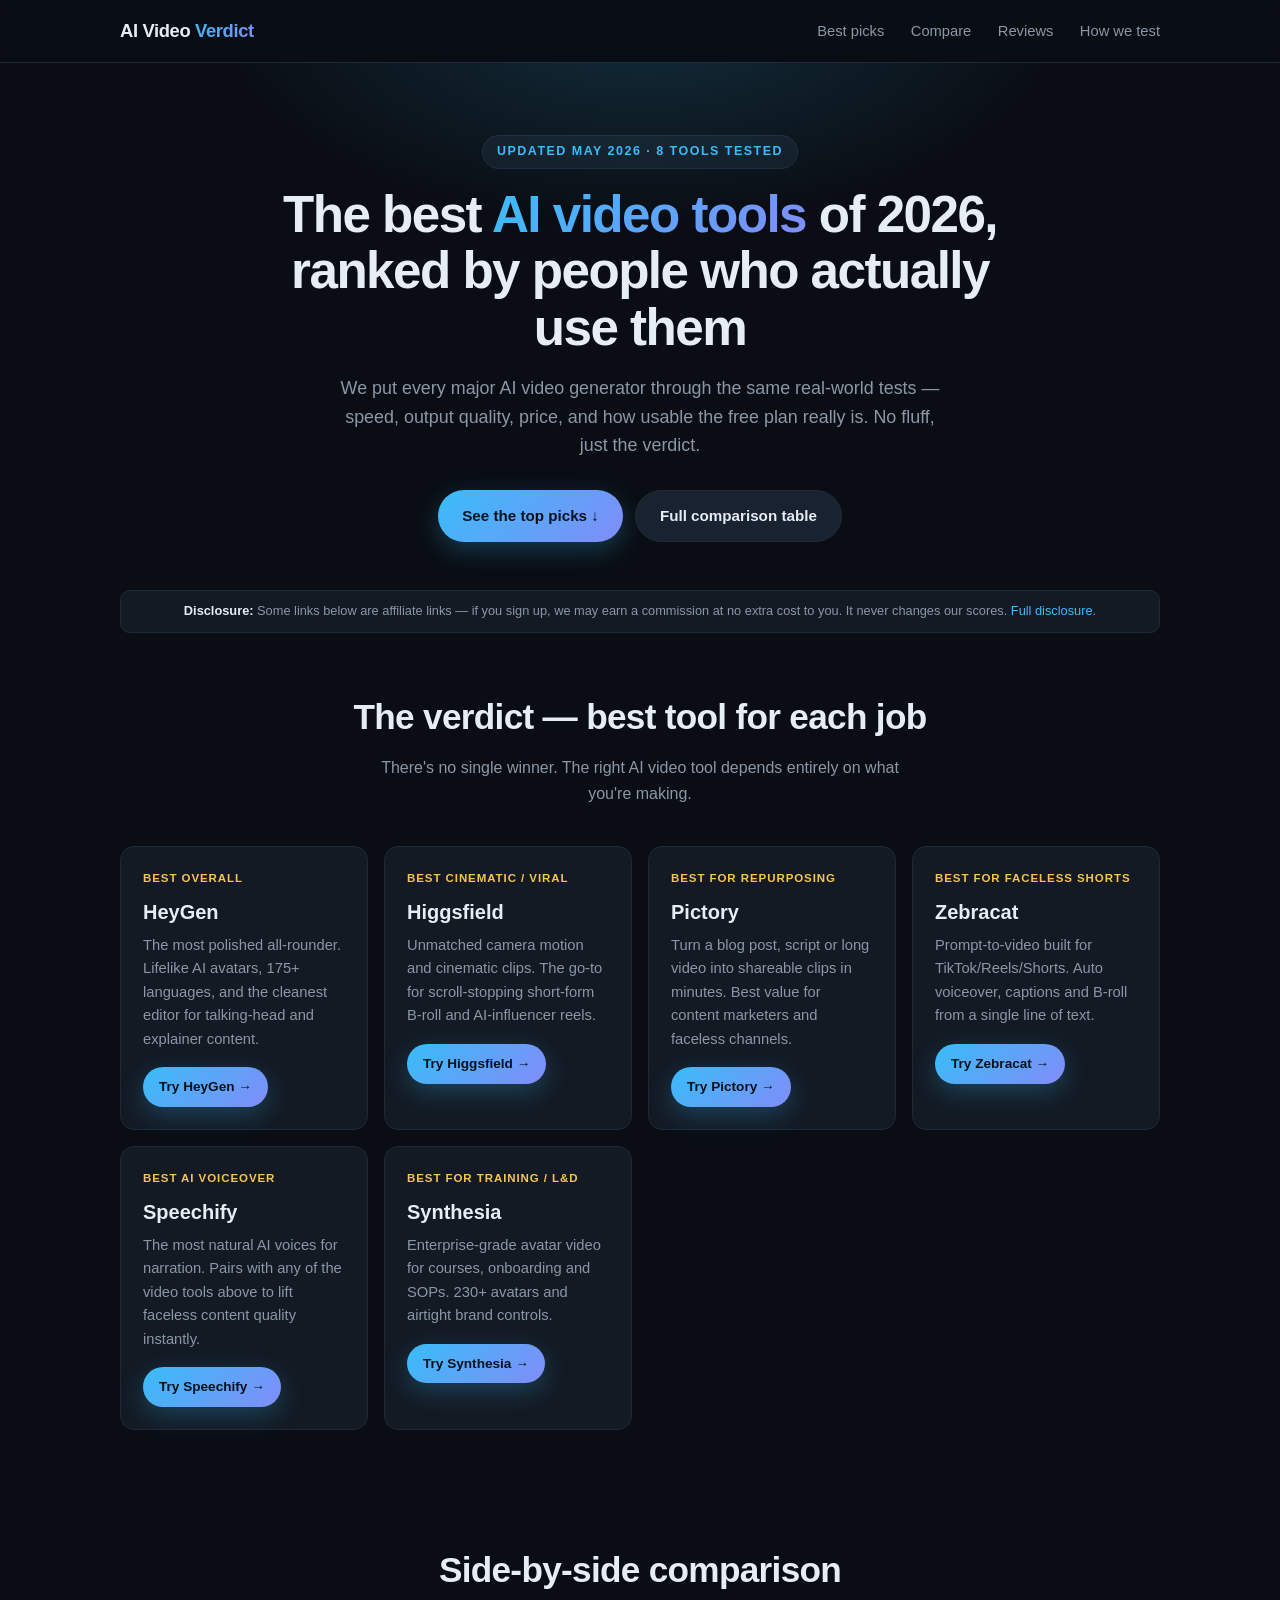
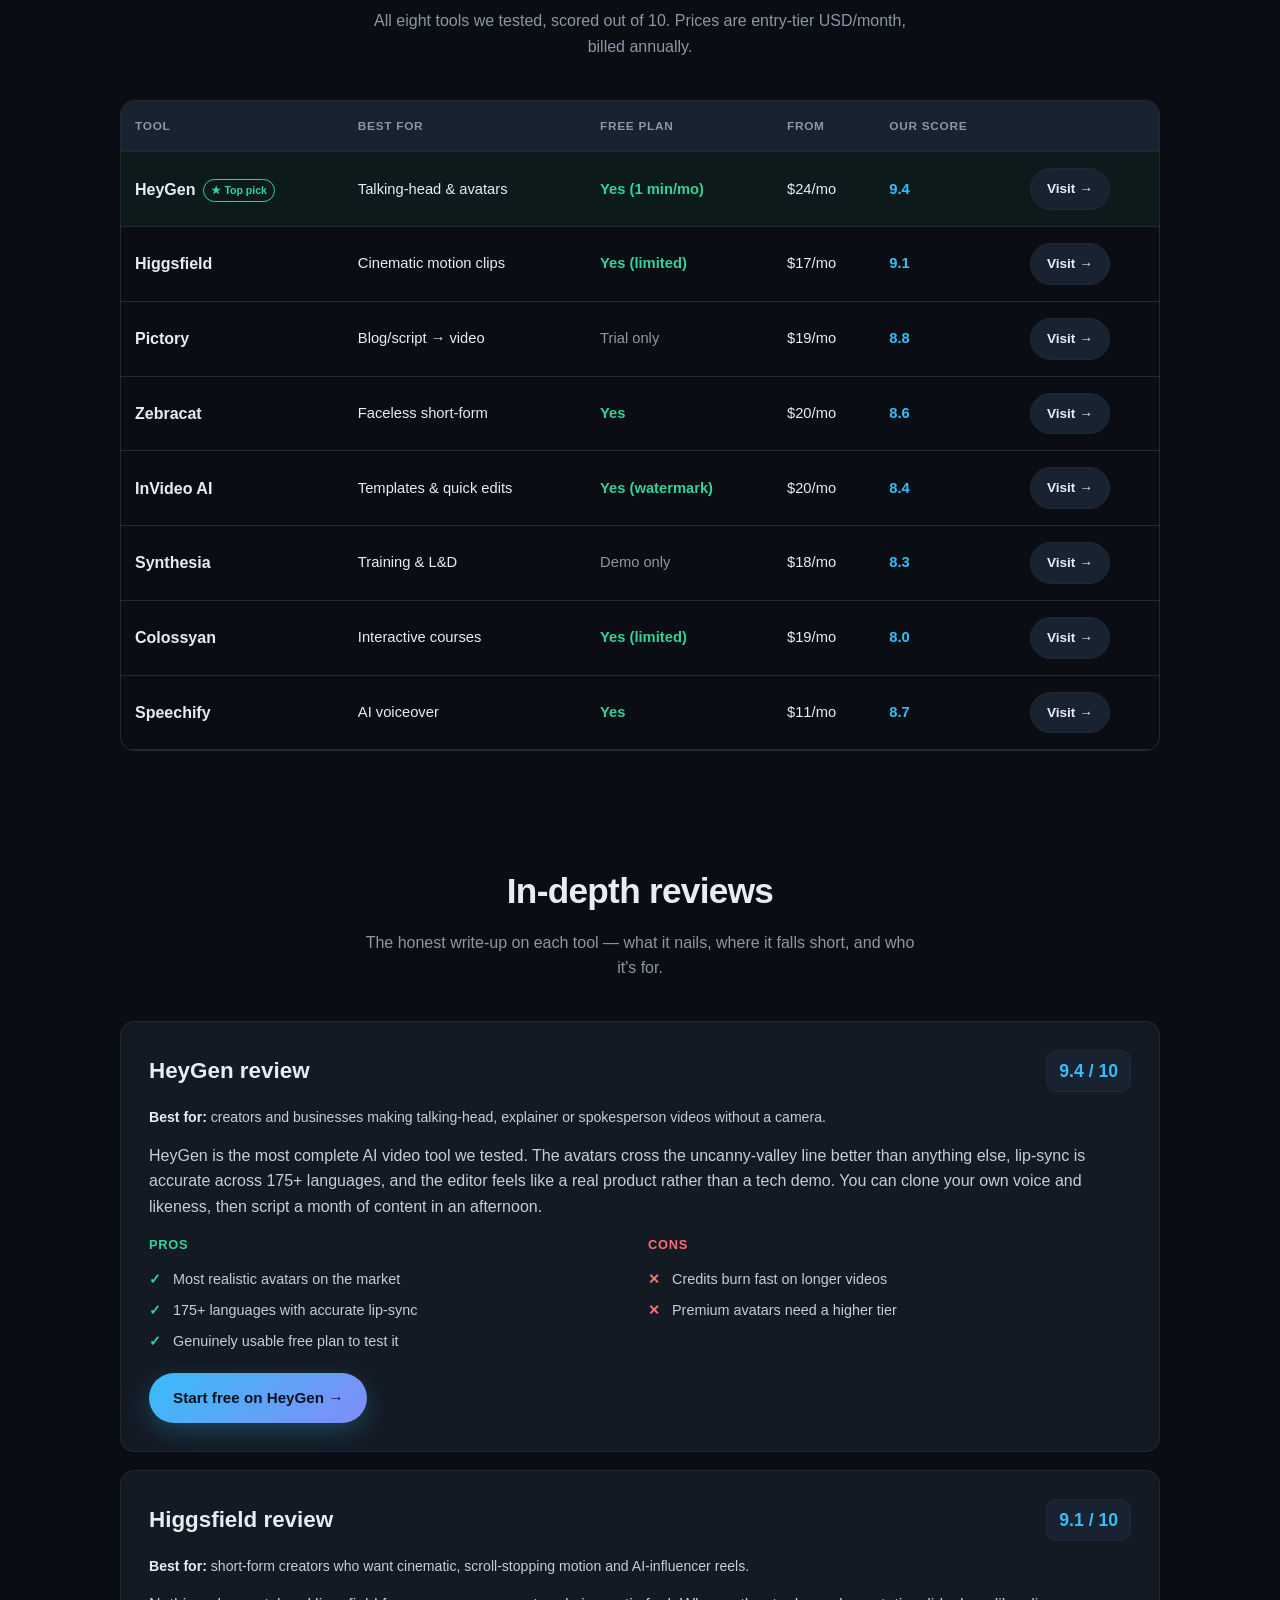
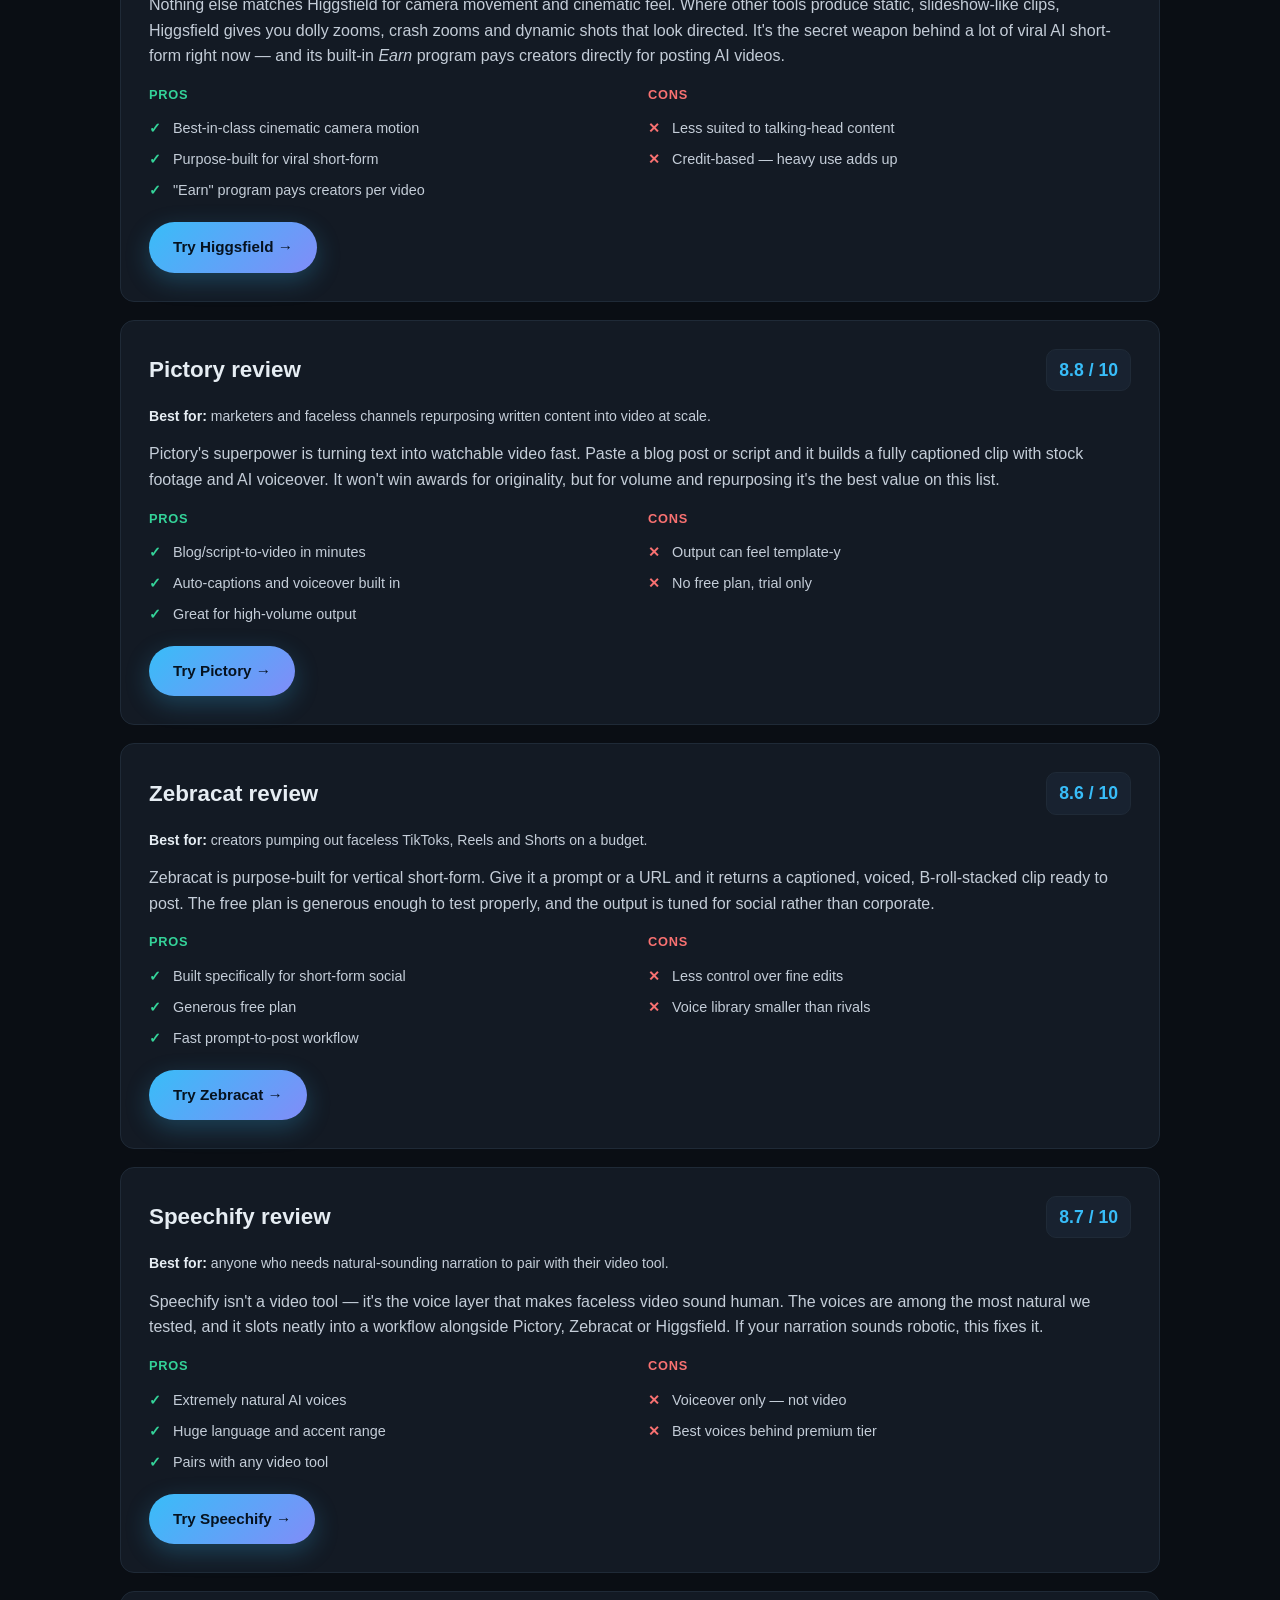
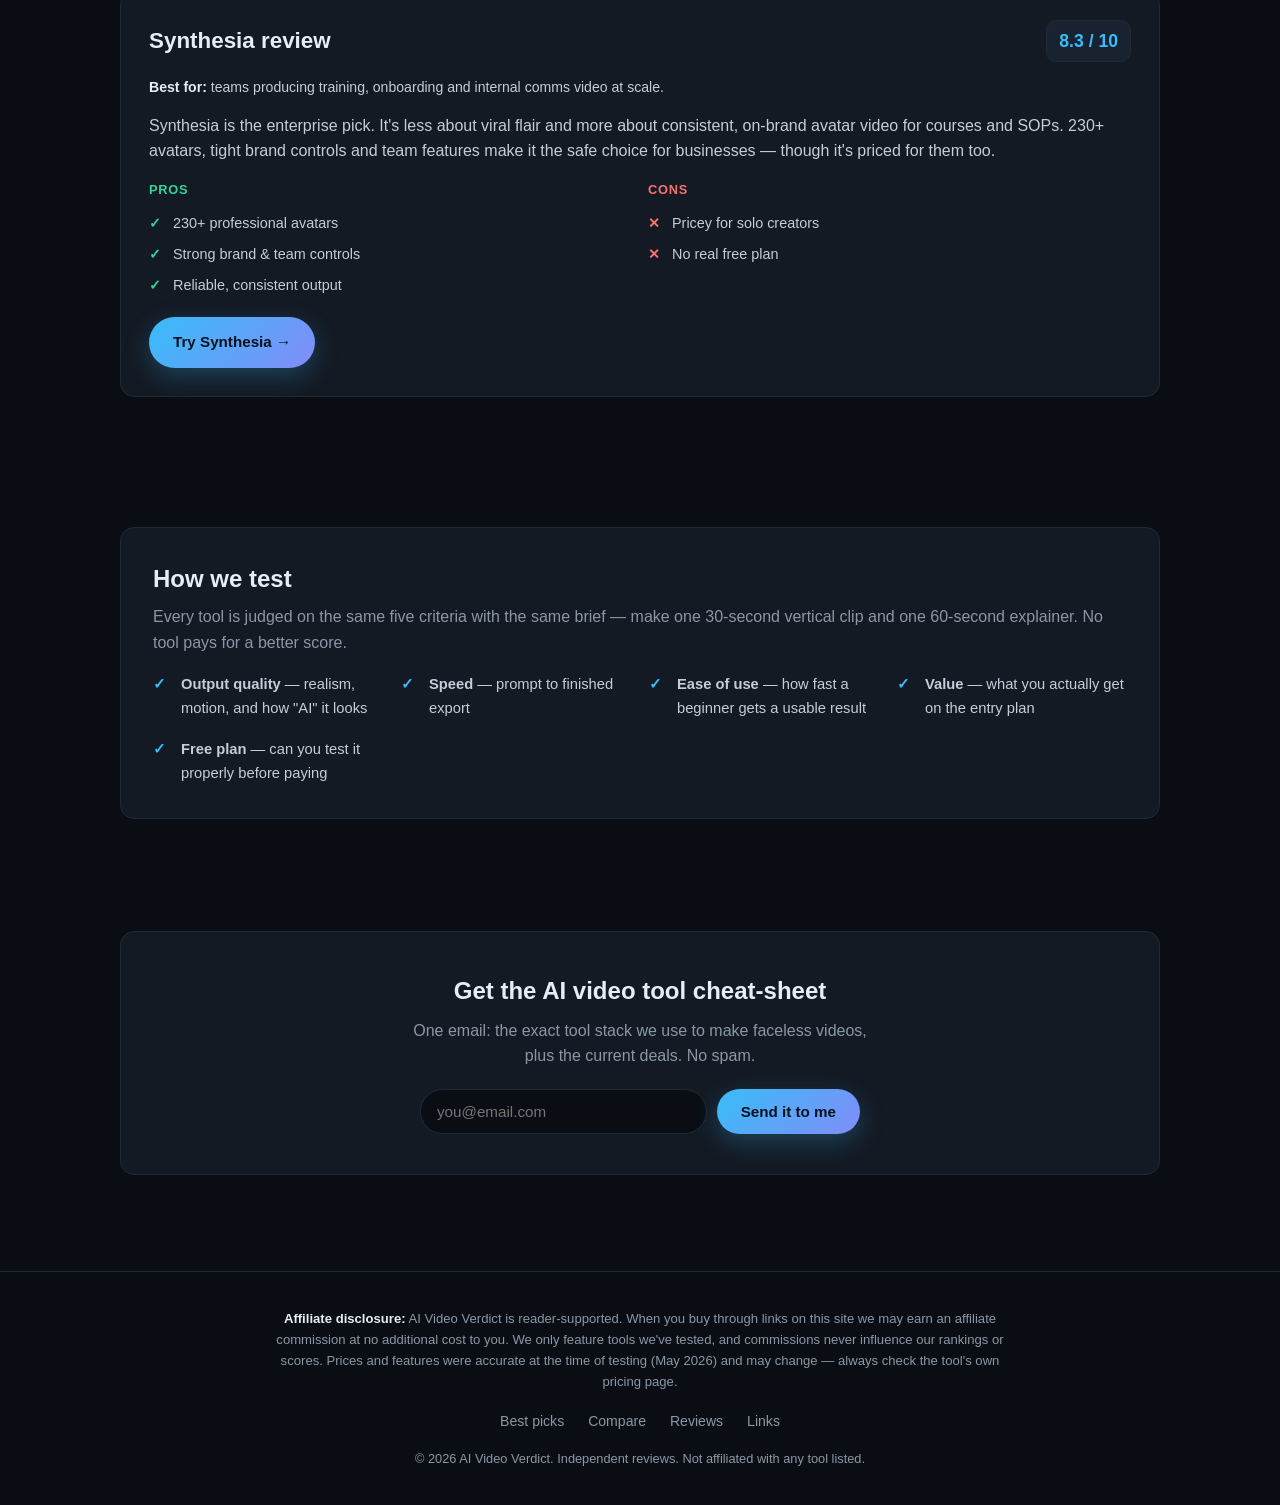
<file: index.html>
<!DOCTYPE html>
<html lang="en">
<head>
  <meta charset="UTF-8" />
  <meta name="viewport" content="width=device-width, initial-scale=1.0" />
  <title>Best AI Video Tools in 2026 — Tested & Ranked | AI Video Verdict</title>
  <meta name="description" content="We tested the top AI video generators of 2026 — HeyGen, Synthesia, Pictory, Zebracat, Higgsfield and more. Honest scores, real pricing, and the best pick for every use case." />
  <meta name="robots" content="index, follow" />
  <link rel="canonical" href="https://fitch-lad.github.io/aivideoverdict/" />
  <!-- Open Graph -->
  <meta property="og:title" content="Best AI Video Tools in 2026 — Tested & Ranked" />
  <meta property="og:description" content="Honest, hands-on rankings of the best AI video generators of 2026." />
  <meta property="og:type" content="website" />
  <meta property="og:url" content="https://fitch-lad.github.io/aivideoverdict/" />
  <link rel="stylesheet" href="styles.css" />
  <!-- JSON-LD: review list for rich results -->
  <script type="application/ld+json">
  {
    "@context": "https://schema.org",
    "@type": "ItemList",
    "name": "Best AI Video Tools 2026",
    "itemListElement": [
      {"@type": "ListItem", "position": 1, "name": "HeyGen"},
      {"@type": "ListItem", "position": 2, "name": "Higgsfield"},
      {"@type": "ListItem", "position": 3, "name": "Pictory"},
      {"@type": "ListItem", "position": 4, "name": "Zebracat"},
      {"@type": "ListItem", "position": 5, "name": "Synthesia"}
    ]
  }
  </script>
</head>
<body>

  <!-- ===================== TOP BAR ===================== -->
  <header class="topbar">
    <div class="wrap">
      <div class="brand">AI Video <span>Verdict</span></div>
      <nav class="nav">
        <a href="#verdict">Best picks</a>
        <a href="#compare">Compare</a>
        <a href="#reviews">Reviews</a>
        <a href="#testing">How we test</a>
      </nav>
    </div>
  </header>

  <!-- ===================== HERO ===================== -->
  <section class="hero">
    <div class="wrap">
      <span class="eyebrow">Updated May 2026 · 8 tools tested</span>
      <h1>The best <em>AI video tools</em> of 2026, ranked by people who actually use them</h1>
      <p class="sub">We put every major AI video generator through the same real-world tests — speed, output quality, price, and how usable the free plan really is. No fluff, just the verdict.</p>
      <div class="hero-cta">
        <a href="#verdict" class="btn btn-primary">See the top picks ↓</a>
        <a href="#compare" class="btn">Full comparison table</a>
      </div>
    </div>
  </section>

  <!-- ===================== DISCLOSURE STRIP ===================== -->
  <div class="wrap">
    <p style="text-align:center; font-size:0.8rem; color:var(--muted); border:1px solid var(--border); border-radius:10px; padding:10px 16px; background:var(--surface);">
      <strong style="color:var(--text);">Disclosure:</strong> Some links below are affiliate links — if you sign up, we may earn a commission at no extra cost to you. It never changes our scores. <a href="#disclosure">Full disclosure</a>.
    </p>
  </div>

  <!-- ===================== VERDICT GRID ===================== -->
  <section id="verdict">
    <div class="wrap">
      <div class="section-head">
        <h2>The verdict — best tool for each job</h2>
        <p>There's no single winner. The right AI video tool depends entirely on what you're making.</p>
      </div>
      <div class="verdict-grid">

        <div class="vcard">
          <div class="tag">Best overall</div>
          <h3>HeyGen</h3>
          <p>The most polished all-rounder. Lifelike AI avatars, 175+ languages, and the cleanest editor for talking-head and explainer content.</p>
          <a href="REPLACE_HEYGEN" target="_blank" rel="sponsored nofollow" class="btn btn-primary btn-sm">Try HeyGen →</a>
        </div>

        <div class="vcard">
          <div class="tag">Best cinematic / viral</div>
          <h3>Higgsfield</h3>
          <p>Unmatched camera motion and cinematic clips. The go-to for scroll-stopping short-form B-roll and AI-influencer reels.</p>
          <a href="REPLACE_HIGGSFIELD" target="_blank" rel="sponsored nofollow" class="btn btn-primary btn-sm">Try Higgsfield →</a>
        </div>

        <div class="vcard">
          <div class="tag">Best for repurposing</div>
          <h3>Pictory</h3>
          <p>Turn a blog post, script or long video into shareable clips in minutes. Best value for content marketers and faceless channels.</p>
          <a href="REPLACE_PICTORY" target="_blank" rel="sponsored nofollow" class="btn btn-primary btn-sm">Try Pictory →</a>
        </div>

        <div class="vcard">
          <div class="tag">Best for faceless shorts</div>
          <h3>Zebracat</h3>
          <p>Prompt-to-video built for TikTok/Reels/Shorts. Auto voiceover, captions and B-roll from a single line of text.</p>
          <a href="REPLACE_ZEBRACAT" target="_blank" rel="sponsored nofollow" class="btn btn-primary btn-sm">Try Zebracat →</a>
        </div>

        <div class="vcard">
          <div class="tag">Best AI voiceover</div>
          <h3>Speechify</h3>
          <p>The most natural AI voices for narration. Pairs with any of the video tools above to lift faceless content quality instantly.</p>
          <a href="REPLACE_SPEECHIFY" target="_blank" rel="sponsored nofollow" class="btn btn-primary btn-sm">Try Speechify →</a>
        </div>

        <div class="vcard">
          <div class="tag">Best for training / L&D</div>
          <h3>Synthesia</h3>
          <p>Enterprise-grade avatar video for courses, onboarding and SOPs. 230+ avatars and airtight brand controls.</p>
          <a href="REPLACE_SYNTHESIA" target="_blank" rel="sponsored nofollow" class="btn btn-primary btn-sm">Try Synthesia →</a>
        </div>

      </div>
    </div>
  </section>

  <!-- ===================== COMPARISON TABLE ===================== -->
  <section id="compare">
    <div class="wrap">
      <div class="section-head">
        <h2>Side-by-side comparison</h2>
        <p>All eight tools we tested, scored out of 10. Prices are entry-tier USD/month, billed annually.</p>
      </div>
      <div class="table-scroll">
        <table class="cmp">
          <thead>
            <tr>
              <th>Tool</th>
              <th>Best for</th>
              <th>Free plan</th>
              <th>From</th>
              <th>Our score</th>
              <th></th>
            </tr>
          </thead>
          <tbody>
            <tr class="winner">
              <td class="tool-name">HeyGen</td>
              <td>Talking-head & avatars</td>
              <td class="free-yes">Yes (1 min/mo)</td>
              <td>$24/mo</td>
              <td class="score">9.4</td>
              <td><a href="REPLACE_HEYGEN" target="_blank" rel="sponsored nofollow" class="btn btn-sm">Visit →</a></td>
            </tr>
            <tr>
              <td class="tool-name">Higgsfield</td>
              <td>Cinematic motion clips</td>
              <td class="free-yes">Yes (limited)</td>
              <td>$17/mo</td>
              <td class="score">9.1</td>
              <td><a href="REPLACE_HIGGSFIELD" target="_blank" rel="sponsored nofollow" class="btn btn-sm">Visit →</a></td>
            </tr>
            <tr>
              <td class="tool-name">Pictory</td>
              <td>Blog/script → video</td>
              <td class="free-no">Trial only</td>
              <td>$19/mo</td>
              <td class="score">8.8</td>
              <td><a href="REPLACE_PICTORY" target="_blank" rel="sponsored nofollow" class="btn btn-sm">Visit →</a></td>
            </tr>
            <tr>
              <td class="tool-name">Zebracat</td>
              <td>Faceless short-form</td>
              <td class="free-yes">Yes</td>
              <td>$20/mo</td>
              <td class="score">8.6</td>
              <td><a href="REPLACE_ZEBRACAT" target="_blank" rel="sponsored nofollow" class="btn btn-sm">Visit →</a></td>
            </tr>
            <tr>
              <td class="tool-name">InVideo AI</td>
              <td>Templates & quick edits</td>
              <td class="free-yes">Yes (watermark)</td>
              <td>$20/mo</td>
              <td class="score">8.4</td>
              <td><a href="REPLACE_INVIDEO" target="_blank" rel="sponsored nofollow" class="btn btn-sm">Visit →</a></td>
            </tr>
            <tr>
              <td class="tool-name">Synthesia</td>
              <td>Training & L&D</td>
              <td class="free-no">Demo only</td>
              <td>$18/mo</td>
              <td class="score">8.3</td>
              <td><a href="REPLACE_SYNTHESIA" target="_blank" rel="sponsored nofollow" class="btn btn-sm">Visit →</a></td>
            </tr>
            <tr>
              <td class="tool-name">Colossyan</td>
              <td>Interactive courses</td>
              <td class="free-yes">Yes (limited)</td>
              <td>$19/mo</td>
              <td class="score">8.0</td>
              <td><a href="REPLACE_COLOSSYAN" target="_blank" rel="sponsored nofollow" class="btn btn-sm">Visit →</a></td>
            </tr>
            <tr>
              <td class="tool-name">Speechify</td>
              <td>AI voiceover</td>
              <td class="free-yes">Yes</td>
              <td>$11/mo</td>
              <td class="score">8.7</td>
              <td><a href="REPLACE_SPEECHIFY" target="_blank" rel="sponsored nofollow" class="btn btn-sm">Visit →</a></td>
            </tr>
          </tbody>
        </table>
      </div>
    </div>
  </section>

  <!-- ===================== REVIEWS ===================== -->
  <section id="reviews">
    <div class="wrap">
      <div class="section-head">
        <h2>In-depth reviews</h2>
        <p>The honest write-up on each tool — what it nails, where it falls short, and who it's for.</p>
      </div>

      <!-- HeyGen -->
      <article class="review">
        <div class="review-head">
          <h3>HeyGen review</h3>
          <span class="score-badge">9.4 / 10</span>
        </div>
        <p class="best-for"><strong>Best for:</strong> creators and businesses making talking-head, explainer or spokesperson videos without a camera.</p>
        <p>HeyGen is the most complete AI video tool we tested. The avatars cross the uncanny-valley line better than anything else, lip-sync is accurate across 175+ languages, and the editor feels like a real product rather than a tech demo. You can clone your own voice and likeness, then script a month of content in an afternoon.</p>
        <div class="pros-cons">
          <div class="pros"><h4>Pros</h4><ul>
            <li>Most realistic avatars on the market</li>
            <li>175+ languages with accurate lip-sync</li>
            <li>Genuinely usable free plan to test it</li>
          </ul></div>
          <div class="cons"><h4>Cons</h4><ul>
            <li>Credits burn fast on longer videos</li>
            <li>Premium avatars need a higher tier</li>
          </ul></div>
        </div>
        <a href="REPLACE_HEYGEN" target="_blank" rel="sponsored nofollow" class="btn btn-primary">Start free on HeyGen →</a>
      </article>

      <!-- Higgsfield -->
      <article class="review">
        <div class="review-head">
          <h3>Higgsfield review</h3>
          <span class="score-badge">9.1 / 10</span>
        </div>
        <p class="best-for"><strong>Best for:</strong> short-form creators who want cinematic, scroll-stopping motion and AI-influencer reels.</p>
        <p>Nothing else matches Higgsfield for camera movement and cinematic feel. Where other tools produce static, slideshow-like clips, Higgsfield gives you dolly zooms, crash zooms and dynamic shots that look directed. It's the secret weapon behind a lot of viral AI short-form right now — and its built-in <em>Earn</em> program pays creators directly for posting AI videos.</p>
        <div class="pros-cons">
          <div class="pros"><h4>Pros</h4><ul>
            <li>Best-in-class cinematic camera motion</li>
            <li>Purpose-built for viral short-form</li>
            <li>"Earn" program pays creators per video</li>
          </ul></div>
          <div class="cons"><h4>Cons</h4><ul>
            <li>Less suited to talking-head content</li>
            <li>Credit-based — heavy use adds up</li>
          </ul></div>
        </div>
        <a href="REPLACE_HIGGSFIELD" target="_blank" rel="sponsored nofollow" class="btn btn-primary">Try Higgsfield →</a>
      </article>

      <!-- Pictory -->
      <article class="review">
        <div class="review-head">
          <h3>Pictory review</h3>
          <span class="score-badge">8.8 / 10</span>
        </div>
        <p class="best-for"><strong>Best for:</strong> marketers and faceless channels repurposing written content into video at scale.</p>
        <p>Pictory's superpower is turning text into watchable video fast. Paste a blog post or script and it builds a fully captioned clip with stock footage and AI voiceover. It won't win awards for originality, but for volume and repurposing it's the best value on this list.</p>
        <div class="pros-cons">
          <div class="pros"><h4>Pros</h4><ul>
            <li>Blog/script-to-video in minutes</li>
            <li>Auto-captions and voiceover built in</li>
            <li>Great for high-volume output</li>
          </ul></div>
          <div class="cons"><h4>Cons</h4><ul>
            <li>Output can feel template-y</li>
            <li>No free plan, trial only</li>
          </ul></div>
        </div>
        <a href="REPLACE_PICTORY" target="_blank" rel="sponsored nofollow" class="btn btn-primary">Try Pictory →</a>
      </article>

      <!-- Zebracat -->
      <article class="review">
        <div class="review-head">
          <h3>Zebracat review</h3>
          <span class="score-badge">8.6 / 10</span>
        </div>
        <p class="best-for"><strong>Best for:</strong> creators pumping out faceless TikToks, Reels and Shorts on a budget.</p>
        <p>Zebracat is purpose-built for vertical short-form. Give it a prompt or a URL and it returns a captioned, voiced, B-roll-stacked clip ready to post. The free plan is generous enough to test properly, and the output is tuned for social rather than corporate.</p>
        <div class="pros-cons">
          <div class="pros"><h4>Pros</h4><ul>
            <li>Built specifically for short-form social</li>
            <li>Generous free plan</li>
            <li>Fast prompt-to-post workflow</li>
          </ul></div>
          <div class="cons"><h4>Cons</h4><ul>
            <li>Less control over fine edits</li>
            <li>Voice library smaller than rivals</li>
          </ul></div>
        </div>
        <a href="REPLACE_ZEBRACAT" target="_blank" rel="sponsored nofollow" class="btn btn-primary">Try Zebracat →</a>
      </article>

      <!-- Speechify -->
      <article class="review">
        <div class="review-head">
          <h3>Speechify review</h3>
          <span class="score-badge">8.7 / 10</span>
        </div>
        <p class="best-for"><strong>Best for:</strong> anyone who needs natural-sounding narration to pair with their video tool.</p>
        <p>Speechify isn't a video tool — it's the voice layer that makes faceless video sound human. The voices are among the most natural we tested, and it slots neatly into a workflow alongside Pictory, Zebracat or Higgsfield. If your narration sounds robotic, this fixes it.</p>
        <div class="pros-cons">
          <div class="pros"><h4>Pros</h4><ul>
            <li>Extremely natural AI voices</li>
            <li>Huge language and accent range</li>
            <li>Pairs with any video tool</li>
          </ul></div>
          <div class="cons"><h4>Cons</h4><ul>
            <li>Voiceover only — not video</li>
            <li>Best voices behind premium tier</li>
          </ul></div>
        </div>
        <a href="REPLACE_SPEECHIFY" target="_blank" rel="sponsored nofollow" class="btn btn-primary">Try Speechify →</a>
      </article>

      <!-- Synthesia -->
      <article class="review">
        <div class="review-head">
          <h3>Synthesia review</h3>
          <span class="score-badge">8.3 / 10</span>
        </div>
        <p class="best-for"><strong>Best for:</strong> teams producing training, onboarding and internal comms video at scale.</p>
        <p>Synthesia is the enterprise pick. It's less about viral flair and more about consistent, on-brand avatar video for courses and SOPs. 230+ avatars, tight brand controls and team features make it the safe choice for businesses — though it's priced for them too.</p>
        <div class="pros-cons">
          <div class="pros"><h4>Pros</h4><ul>
            <li>230+ professional avatars</li>
            <li>Strong brand & team controls</li>
            <li>Reliable, consistent output</li>
          </ul></div>
          <div class="cons"><h4>Cons</h4><ul>
            <li>Pricey for solo creators</li>
            <li>No real free plan</li>
          </ul></div>
        </div>
        <a href="REPLACE_SYNTHESIA" target="_blank" rel="sponsored nofollow" class="btn btn-primary">Try Synthesia →</a>
      </article>

    </div>
  </section>

  <!-- ===================== HOW WE TEST ===================== -->
  <section id="testing">
    <div class="wrap">
      <div class="trust">
        <h2 style="margin-bottom:6px;">How we test</h2>
        <p style="color:var(--muted);">Every tool is judged on the same five criteria with the same brief — make one 30-second vertical clip and one 60-second explainer. No tool pays for a better score.</p>
        <ul>
          <li><strong>Output quality</strong> — realism, motion, and how "AI" it looks</li>
          <li><strong>Speed</strong> — prompt to finished export</li>
          <li><strong>Ease of use</strong> — how fast a beginner gets a usable result</li>
          <li><strong>Value</strong> — what you actually get on the entry plan</li>
          <li><strong>Free plan</strong> — can you test it properly before paying</li>
        </ul>
      </div>
    </div>
  </section>

  <!-- ===================== EMAIL CAPTURE ===================== -->
  <section>
    <div class="wrap">
      <div class="capture">
        <h2>Get the AI video tool cheat-sheet</h2>
        <p style="color:var(--muted); max-width:480px; margin:8px auto 0;">One email: the exact tool stack we use to make faceless videos, plus the current deals. No spam.</p>
        <!-- Point action= at your form provider (ConvertKit / Beehiiv / MailerLite embed) -->
        <form action="REPLACE_EMAIL_FORM_ACTION" method="post">
          <input type="email" name="email" placeholder="you@email.com" required />
          <button type="submit" class="btn btn-primary">Send it to me</button>
        </form>
      </div>
    </div>
  </section>

  <!-- ===================== FOOTER ===================== -->
  <footer id="disclosure">
    <div class="wrap">
      <p class="disclosure">
        <strong style="color:var(--text);">Affiliate disclosure:</strong> AI Video Verdict is reader-supported. When you buy through links on this site we may earn an affiliate commission at no additional cost to you. We only feature tools we've tested, and commissions never influence our rankings or scores. Prices and features were accurate at the time of testing (May 2026) and may change — always check the tool's own pricing page.
      </p>
      <div class="foot-links">
        <a href="#verdict">Best picks</a>
        <a href="#compare">Compare</a>
        <a href="#reviews">Reviews</a>
        <a href="links.html">Links</a>
      </div>
      <p class="copy">© 2026 AI Video Verdict. Independent reviews. Not affiliated with any tool listed.</p>
    </div>
  </footer>

</body>
</html>
</file>
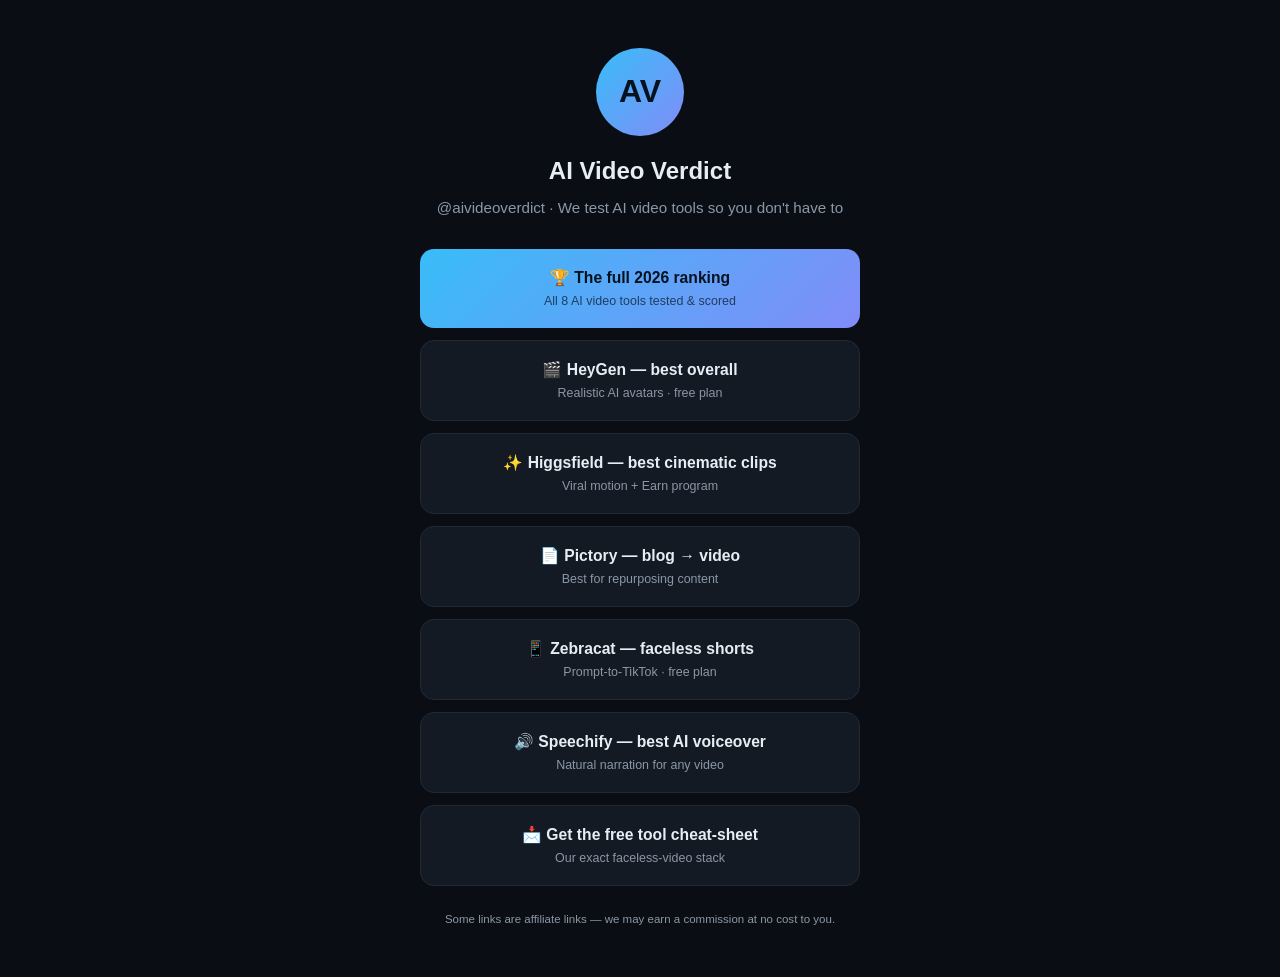
<file: links.html>
<!DOCTYPE html>
<html lang="en">
<head>
  <meta charset="UTF-8" />
  <meta name="viewport" content="width=device-width, initial-scale=1.0" />
  <title>AI Video Verdict — Links</title>
  <meta name="description" content="The AI video tools we actually use and recommend." />
  <meta name="robots" content="noindex" />
  <link rel="stylesheet" href="styles.css" />
</head>
<body>
  <main class="linkpage">
    <div class="avatar">AV</div>
    <h1>AI Video Verdict</h1>
    <p class="handle">@aivideoverdict · We test AI video tools so you don't have to</p>

    <!-- Featured: the money page -->
    <a href="index.html" class="link-btn featured">
      🏆 The full 2026 ranking
      <span class="small">All 8 AI video tools tested & scored</span>
    </a>

    <!-- Direct affiliate buttons — replace each href after you have the link -->
    <a href="REPLACE_HEYGEN" target="_blank" rel="sponsored nofollow" class="link-btn">
      🎬 HeyGen — best overall
      <span class="small">Realistic AI avatars · free plan</span>
    </a>
    <a href="REPLACE_HIGGSFIELD" target="_blank" rel="sponsored nofollow" class="link-btn">
      ✨ Higgsfield — best cinematic clips
      <span class="small">Viral motion + Earn program</span>
    </a>
    <a href="REPLACE_PICTORY" target="_blank" rel="sponsored nofollow" class="link-btn">
      📄 Pictory — blog → video
      <span class="small">Best for repurposing content</span>
    </a>
    <a href="REPLACE_ZEBRACAT" target="_blank" rel="sponsored nofollow" class="link-btn">
      📱 Zebracat — faceless shorts
      <span class="small">Prompt-to-TikTok · free plan</span>
    </a>
    <a href="REPLACE_SPEECHIFY" target="_blank" rel="sponsored nofollow" class="link-btn">
      🔊 Speechify — best AI voiceover
      <span class="small">Natural narration for any video</span>
    </a>

    <!-- Email capture -->
    <a href="index.html#disclosure" class="link-btn">
      📩 Get the free tool cheat-sheet
      <span class="small">Our exact faceless-video stack</span>
    </a>

    <p style="font-size:0.72rem; color:var(--muted); margin-top:24px;">
      Some links are affiliate links — we may earn a commission at no cost to you.
    </p>
  </main>
</body>
</html>
</file>
<file: styles.css>
/* ============================================================
   AI Video Verdict — stylesheet
   Dark techy review theme. Self-contained, no external deps.
   ============================================================ */

:root {
  --bg: #0a0e14;
  --surface: #131a24;
  --surface-2: #182230;
  --border: #1f2a37;
  --text: #e6edf3;
  --muted: #8b97a6;
  --accent: #38bdf8;
  --accent-2: #818cf8;
  --gold: #f5c451;
  --green: #34d399;
  --radius: 14px;
  --maxw: 1080px;
  --grad: linear-gradient(135deg, #38bdf8 0%, #818cf8 100%);
  --font: -apple-system, BlinkMacSystemFont, "Segoe UI", Roboto, Helvetica, Arial, sans-serif;
}

* { box-sizing: border-box; margin: 0; padding: 0; }

html { scroll-behavior: smooth; }

body {
  font-family: var(--font);
  background: var(--bg);
  color: var(--text);
  line-height: 1.6;
  -webkit-font-smoothing: antialiased;
}

a { color: var(--accent); text-decoration: none; }
a:hover { text-decoration: underline; }

.wrap { max-width: var(--maxw); margin: 0 auto; padding: 0 20px; }

/* ---------- Top bar ---------- */
.topbar {
  position: sticky; top: 0; z-index: 50;
  background: rgba(10, 14, 20, 0.85);
  backdrop-filter: blur(10px);
  border-bottom: 1px solid var(--border);
}
.topbar .wrap { display: flex; align-items: center; justify-content: space-between; height: 62px; }
.brand { font-weight: 800; font-size: 1.15rem; letter-spacing: -0.02em; color: var(--text); }
.brand span { background: var(--grad); -webkit-background-clip: text; background-clip: text; -webkit-text-fill-color: transparent; }
.nav a { color: var(--muted); margin-left: 22px; font-size: 0.92rem; font-weight: 500; }
.nav a:hover { color: var(--text); text-decoration: none; }
@media (max-width: 640px) { .nav { display: none; } }

/* ---------- Hero ---------- */
.hero { padding: 72px 0 48px; text-align: center; position: relative; overflow: hidden; }
.hero::before {
  content: ""; position: absolute; inset: 0;
  background: radial-gradient(600px 300px at 50% -10%, rgba(56,189,248,0.18), transparent 70%);
  pointer-events: none;
}
.eyebrow {
  display: inline-block; font-size: 0.78rem; font-weight: 700; letter-spacing: 0.12em;
  text-transform: uppercase; color: var(--accent); margin-bottom: 18px;
  border: 1px solid var(--border); padding: 6px 14px; border-radius: 999px; background: var(--surface);
}
.hero h1 { font-size: clamp(2rem, 5vw, 3.2rem); line-height: 1.1; letter-spacing: -0.03em; font-weight: 800; max-width: 760px; margin: 0 auto 18px; }
.hero h1 em { font-style: normal; background: var(--grad); -webkit-background-clip: text; background-clip: text; -webkit-text-fill-color: transparent; }
.hero p.sub { font-size: 1.12rem; color: var(--muted); max-width: 600px; margin: 0 auto 30px; }
.hero-cta { display: flex; gap: 12px; justify-content: center; flex-wrap: wrap; }

/* ---------- Buttons ---------- */
.btn {
  display: inline-flex; align-items: center; gap: 8px;
  font-weight: 700; font-size: 0.95rem; padding: 13px 24px; border-radius: 999px;
  border: 1px solid var(--border); color: var(--text); background: var(--surface-2);
  transition: transform 0.15s ease, box-shadow 0.15s ease, background 0.15s ease;
  cursor: pointer;
}
.btn:hover { text-decoration: none; transform: translateY(-2px); }
.btn-primary { background: var(--grad); color: #06121f; border: none; box-shadow: 0 8px 24px rgba(56,189,248,0.25); }
.btn-primary:hover { box-shadow: 0 12px 30px rgba(56,189,248,0.38); }
.btn-sm { padding: 9px 16px; font-size: 0.85rem; }

/* ---------- Section scaffolding ---------- */
section { padding: 56px 0; }
.section-head { text-align: center; margin-bottom: 40px; }
.section-head h2 { font-size: clamp(1.6rem, 3.5vw, 2.2rem); letter-spacing: -0.02em; margin-bottom: 10px; }
.section-head p { color: var(--muted); max-width: 560px; margin: 0 auto; }

/* ---------- Winner cards (best-for grid) ---------- */
.verdict-grid { display: grid; grid-template-columns: repeat(auto-fit, minmax(240px, 1fr)); gap: 16px; }
.vcard {
  background: var(--surface); border: 1px solid var(--border); border-radius: var(--radius);
  padding: 22px; position: relative; transition: border-color 0.15s ease, transform 0.15s ease;
}
.vcard:hover { border-color: var(--accent); transform: translateY(-3px); }
.vcard .tag { font-size: 0.72rem; font-weight: 700; letter-spacing: 0.08em; text-transform: uppercase; color: var(--gold); margin-bottom: 8px; }
.vcard h3 { font-size: 1.25rem; margin-bottom: 6px; }
.vcard p { color: var(--muted); font-size: 0.92rem; margin-bottom: 16px; }

/* ---------- Comparison table ---------- */
.table-scroll { overflow-x: auto; border: 1px solid var(--border); border-radius: var(--radius); }
table.cmp { width: 100%; border-collapse: collapse; min-width: 720px; }
table.cmp th, table.cmp td { padding: 16px 14px; text-align: left; border-bottom: 1px solid var(--border); font-size: 0.92rem; vertical-align: middle; }
table.cmp thead th { background: var(--surface-2); font-size: 0.74rem; text-transform: uppercase; letter-spacing: 0.06em; color: var(--muted); font-weight: 700; }
table.cmp tbody tr:hover { background: var(--surface); }
table.cmp .tool-name { font-weight: 700; color: var(--text); font-size: 1rem; }
table.cmp .winner { background: rgba(52,211,153,0.06); }
table.cmp .winner .tool-name::after { content: "★ Top pick"; display: inline-block; margin-left: 8px; font-size: 0.66rem; color: var(--green); font-weight: 700; vertical-align: middle; border: 1px solid var(--green); border-radius: 999px; padding: 2px 7px; }
.score { font-weight: 800; color: var(--accent); }
.free-yes { color: var(--green); font-weight: 600; }
.free-no { color: var(--muted); }

/* ---------- Review blocks ---------- */
.review { background: var(--surface); border: 1px solid var(--border); border-radius: var(--radius); padding: 28px; margin-bottom: 18px; }
.review-head { display: flex; align-items: center; justify-content: space-between; gap: 16px; flex-wrap: wrap; margin-bottom: 14px; }
.review-head h3 { font-size: 1.4rem; }
.review .score-badge { font-size: 1.1rem; font-weight: 800; color: var(--accent); border: 1px solid var(--border); border-radius: 10px; padding: 6px 12px; background: var(--surface-2); }
.review p { color: #c4cdd8; margin-bottom: 14px; }
.pros-cons { display: grid; grid-template-columns: 1fr 1fr; gap: 16px; margin: 16px 0; }
@media (max-width: 560px) { .pros-cons { grid-template-columns: 1fr; } }
.pros-cons ul { list-style: none; }
.pros-cons li { font-size: 0.9rem; padding: 4px 0 4px 24px; position: relative; color: #c4cdd8; }
.pros h4, .cons h4 { font-size: 0.8rem; text-transform: uppercase; letter-spacing: 0.06em; margin-bottom: 8px; }
.pros h4 { color: var(--green); } .cons h4 { color: #f87171; }
.pros li::before { content: "✓"; position: absolute; left: 0; color: var(--green); font-weight: 700; }
.cons li::before { content: "✕"; position: absolute; left: 0; color: #f87171; font-weight: 700; }
.best-for { font-size: 0.88rem; color: var(--muted); margin-bottom: 16px; }
.best-for strong { color: var(--text); }

/* ---------- Trust / how we test ---------- */
.trust { background: var(--surface); border: 1px solid var(--border); border-radius: var(--radius); padding: 32px; }
.trust ul { list-style: none; display: grid; grid-template-columns: repeat(auto-fit, minmax(220px,1fr)); gap: 18px; margin-top: 18px; }
.trust li { padding-left: 28px; position: relative; color: #c4cdd8; font-size: 0.92rem; }
.trust li::before { content: "✓"; position: absolute; left: 0; top: 0; color: var(--accent); font-weight: 800; }

/* ---------- Email capture ---------- */
.capture { text-align: center; background: var(--surface); border: 1px solid var(--border); border-radius: var(--radius); padding: 40px 24px; }
.capture form { display: flex; gap: 10px; justify-content: center; max-width: 440px; margin: 20px auto 0; flex-wrap: wrap; }
.capture input { flex: 1; min-width: 200px; padding: 13px 16px; border-radius: 999px; border: 1px solid var(--border); background: var(--bg); color: var(--text); font-size: 0.95rem; }
.capture input:focus { outline: none; border-color: var(--accent); }

/* ---------- Footer / disclosure ---------- */
footer { border-top: 1px solid var(--border); padding: 36px 0; margin-top: 40px; }
footer .disclosure { font-size: 0.82rem; color: var(--muted); max-width: 760px; margin: 0 auto 18px; text-align: center; }
footer .foot-links { text-align: center; font-size: 0.88rem; }
footer .foot-links a { color: var(--muted); margin: 0 10px; }
footer .copy { text-align: center; color: var(--muted); font-size: 0.8rem; margin-top: 16px; }

/* ---------- Bio link page (links.html) ---------- */
.linkpage { max-width: 480px; margin: 0 auto; padding: 48px 20px; text-align: center; }
.linkpage .avatar { width: 88px; height: 88px; border-radius: 50%; margin: 0 auto 16px; background: var(--grad); display: flex; align-items: center; justify-content: center; font-size: 2rem; font-weight: 800; color: #06121f; }
.linkpage h1 { font-size: 1.5rem; margin-bottom: 6px; }
.linkpage .handle { color: var(--muted); font-size: 0.95rem; margin-bottom: 28px; }
.link-btn {
  display: block; background: var(--surface); border: 1px solid var(--border); border-radius: 14px;
  padding: 16px; margin-bottom: 12px; color: var(--text); font-weight: 600; font-size: 0.98rem;
  transition: transform 0.15s ease, border-color 0.15s ease;
}
.link-btn:hover { text-decoration: none; transform: scale(1.02); border-color: var(--accent); }
.link-btn .small { display: block; font-size: 0.78rem; color: var(--muted); font-weight: 400; margin-top: 2px; }
.link-btn.featured { background: var(--grad); color: #06121f; border: none; }
.link-btn.featured .small { color: rgba(6,18,31,0.7); }
</file>
